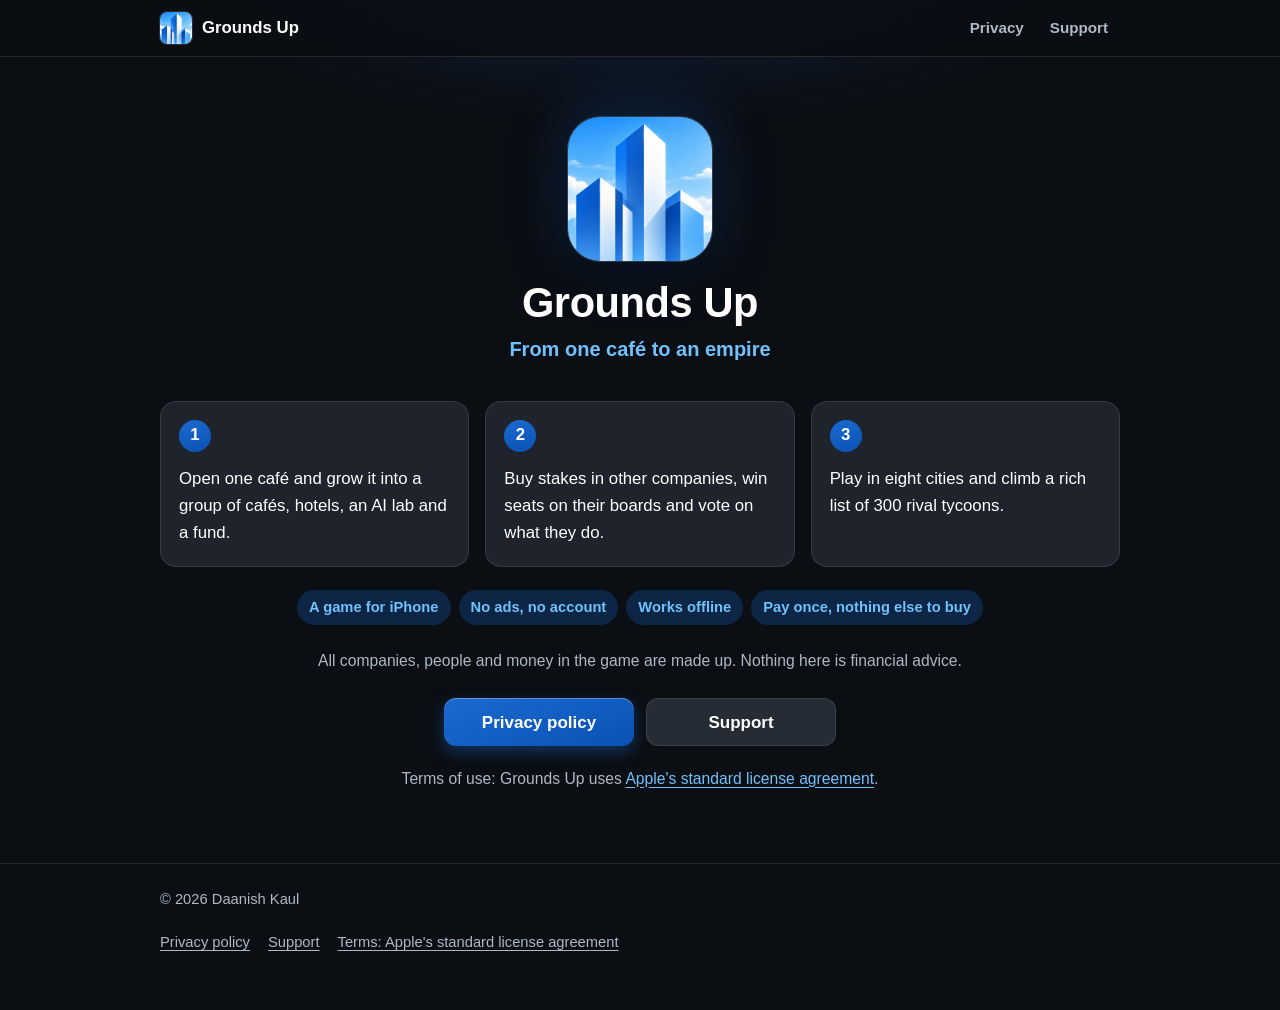
<file: index.html>
<!doctype html>
<html lang="en">
<head>
<meta charset="utf-8">
<meta name="viewport" content="width=device-width, initial-scale=1">
<meta name="color-scheme" content="dark">
<meta name="theme-color" content="#0B0E13">
<meta name="referrer" content="no-referrer">
<meta name="description" content="Grounds Up is a business game for iPhone. Open one café and grow it into a group with hotels, an AI lab and a fund.">
<title>Grounds Up: From one café to an empire</title>
<link rel="icon" type="image/png" href="app-icon-180.png">
<link rel="apple-touch-icon" href="app-icon-180.png">
<link rel="stylesheet" href="style.css">
</head>
<body>
<a class="skip" href="#main">Skip to the text</a>
<header class="top">
  <div class="wrap wide bar">
    <a class="brand" href="index.html" aria-current="page"><img src="app-icon-180.png" width="32" height="32" alt="">Grounds Up</a>
    <nav aria-label="Pages"><a href="privacy.html">Privacy</a><a href="support.html">Support</a></nav>
  </div>
</header>

<main id="main" class="wrap wide">
  <section class="hero">
    <img class="icon" src="app-icon-384.png" width="144" height="144" alt="The Grounds Up app icon: tall blue towers against a bright sky">
    <h1>Grounds Up</h1>
    <p class="tag">From one café to an empire</p>
  </section>

  <ol class="three">
    <li>Open one café and grow it into a group of cafés, hotels, an AI lab and a fund.</li>
    <li>Buy stakes in other companies, win seats on their boards and vote on what they do.</li>
    <li>Play in eight cities and climb a rich list of 300 rival tycoons.</li>
  </ol>

  <ul class="chips">
    <li>A game for iPhone</li>
    <li>No ads, no account</li>
    <li>Works offline</li>
    <li>Pay once, nothing else to buy</li>
  </ul>

  <p class="note">All companies, people and money in the game are made up. Nothing here is financial advice.</p>

  <div class="btns">
    <a class="btn" href="privacy.html">Privacy policy</a>
    <a class="btn quiet" href="support.html">Support</a>
  </div>

  <p class="note">Terms of use: Grounds Up uses <a href="https://www.apple.com/legal/internet-services/itunes/dev/stdeula/">Apple's standard license agreement</a>.</p>
</main>

<footer class="foot">
  <div class="wrap wide">
    <p>&copy; 2026 Daanish Kaul</p>
    <p class="links"><a href="privacy.html">Privacy policy</a><a href="support.html">Support</a><a href="https://www.apple.com/legal/internet-services/itunes/dev/stdeula/">Terms: Apple's standard license agreement</a></p>
  </div>
</footer>
</body>
</html>
</file>
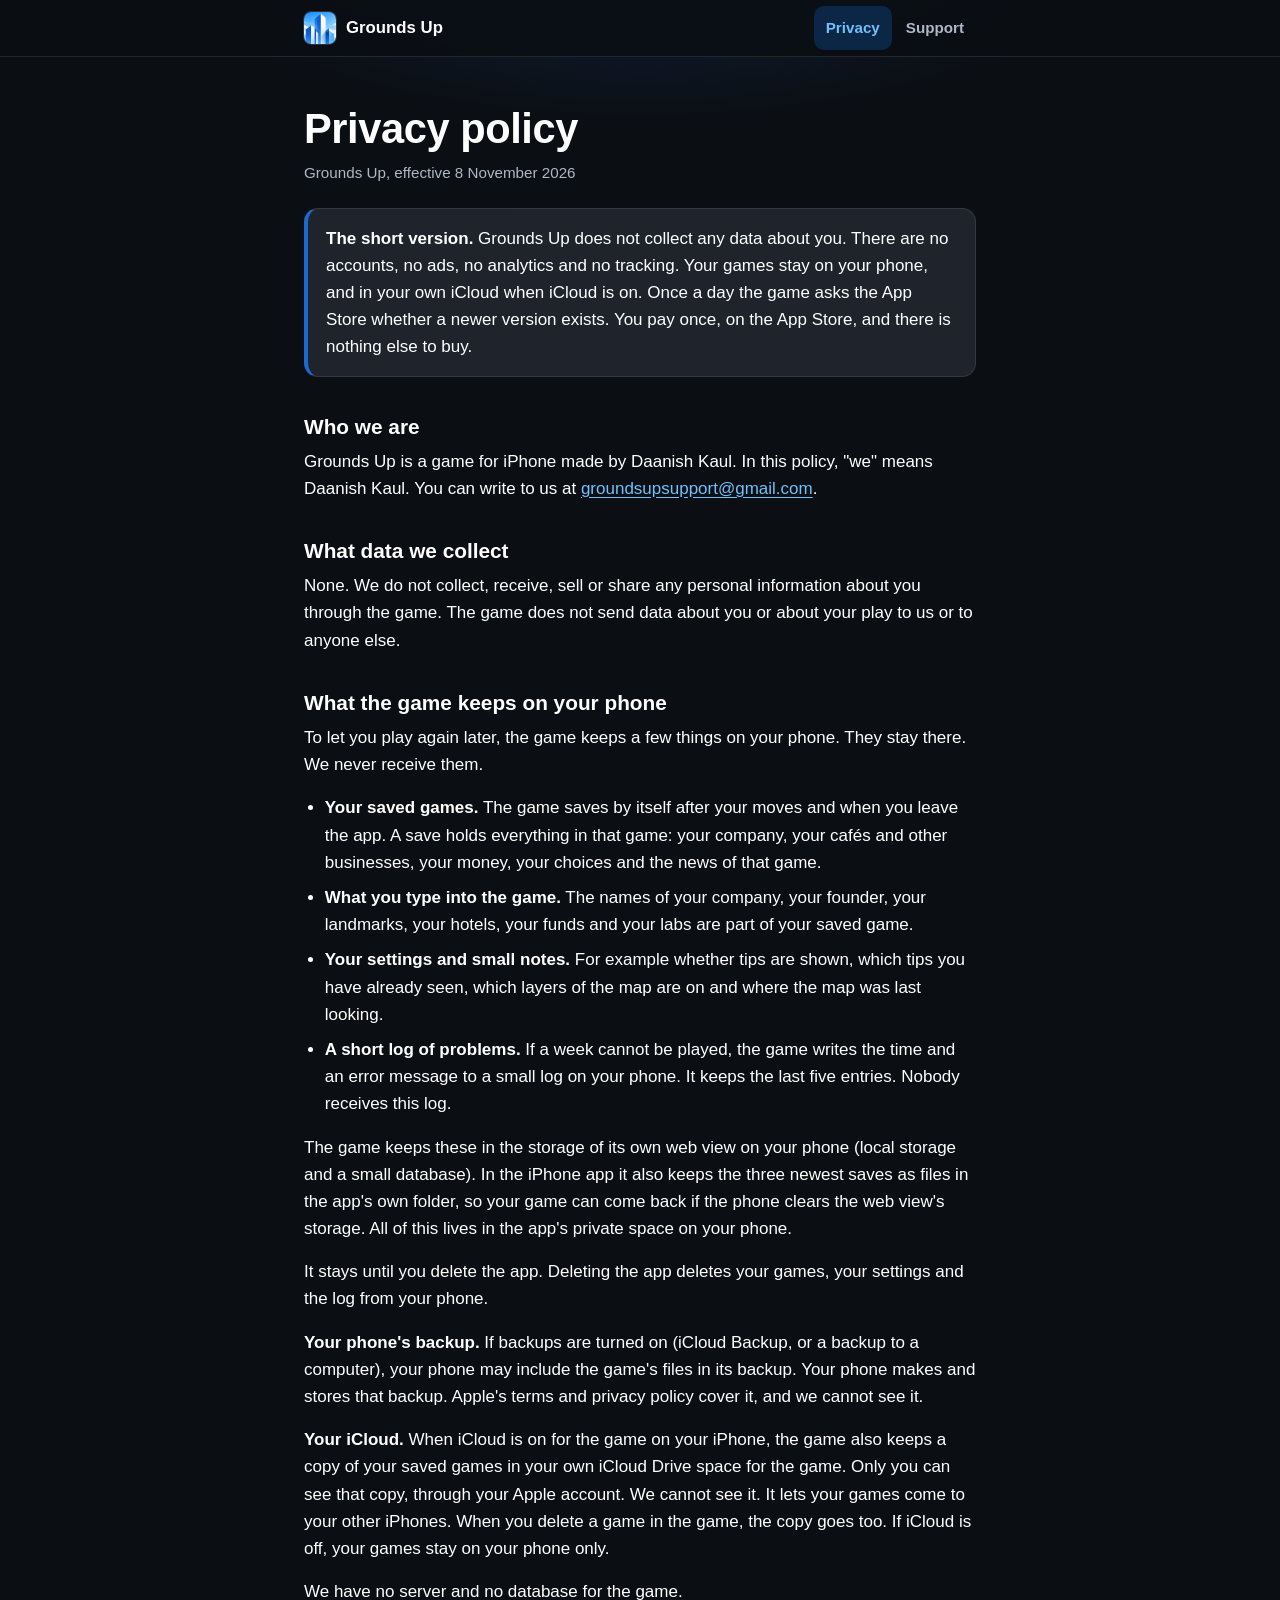
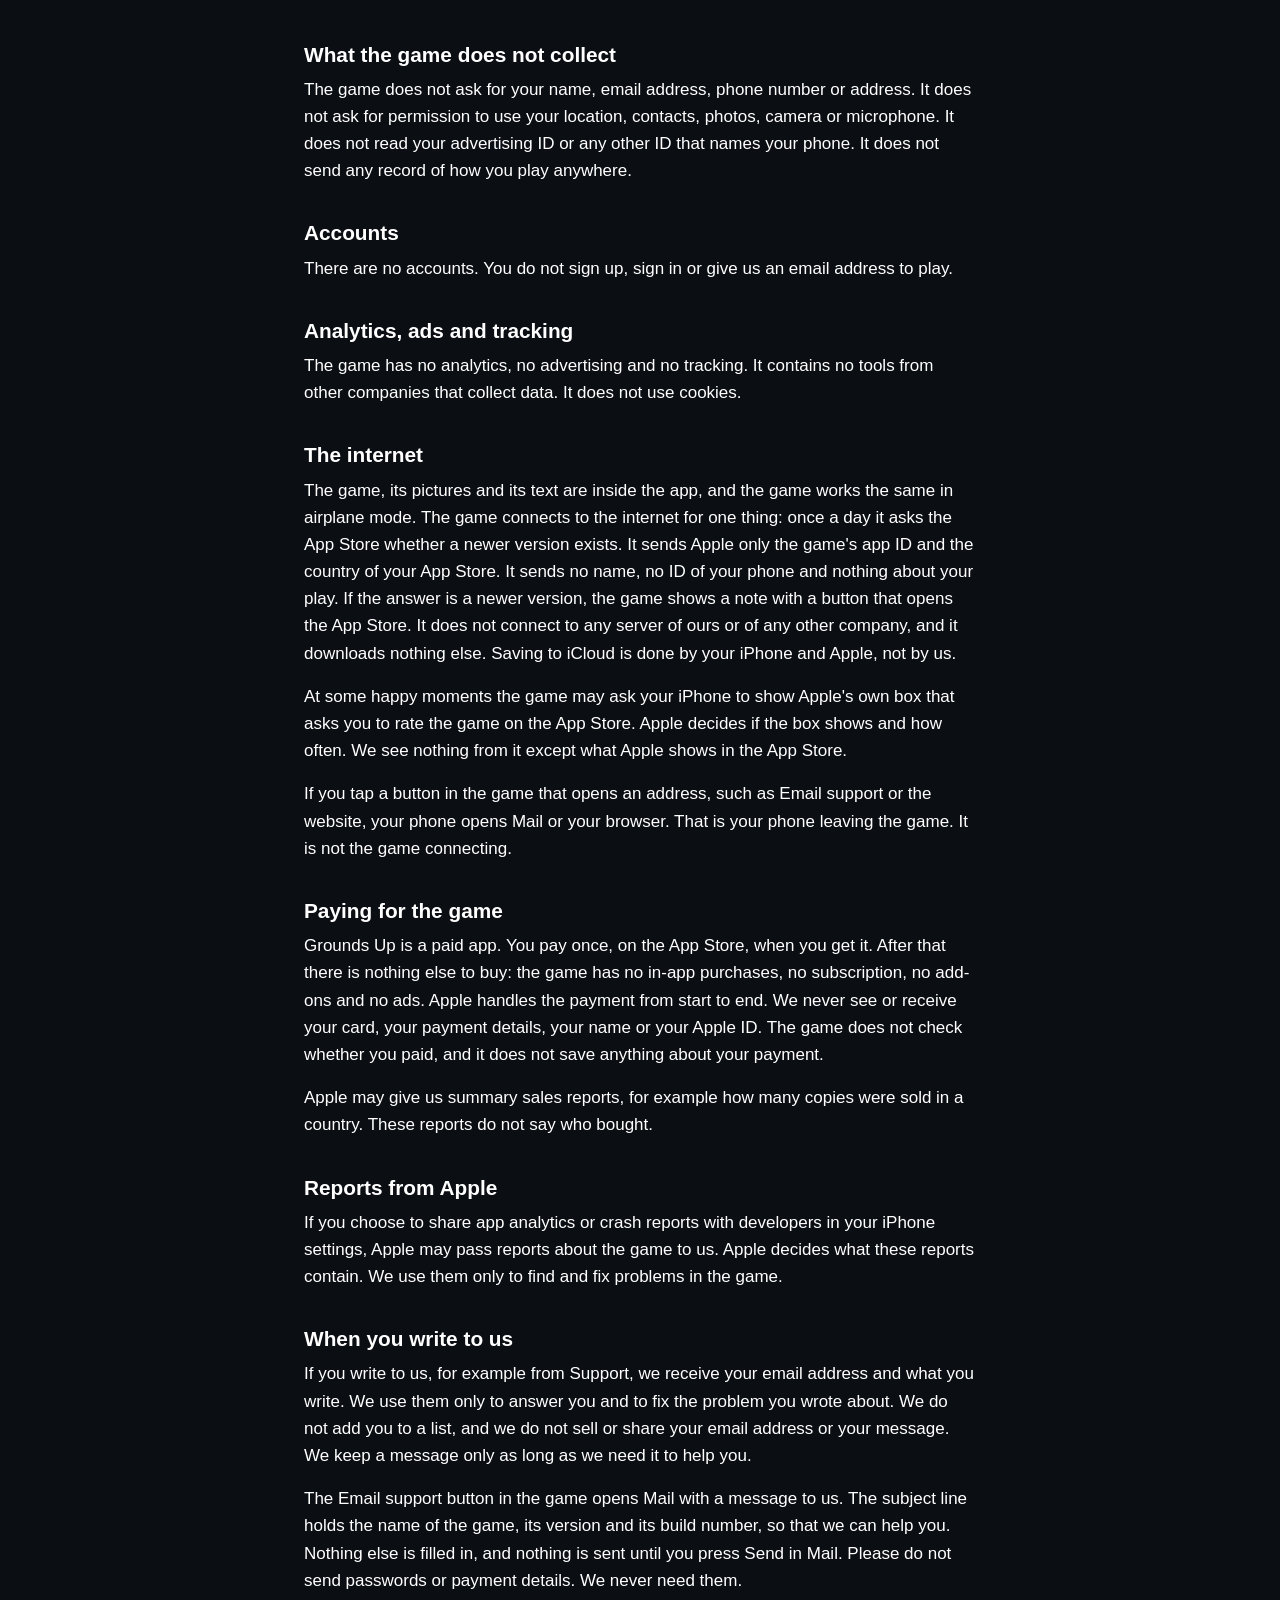
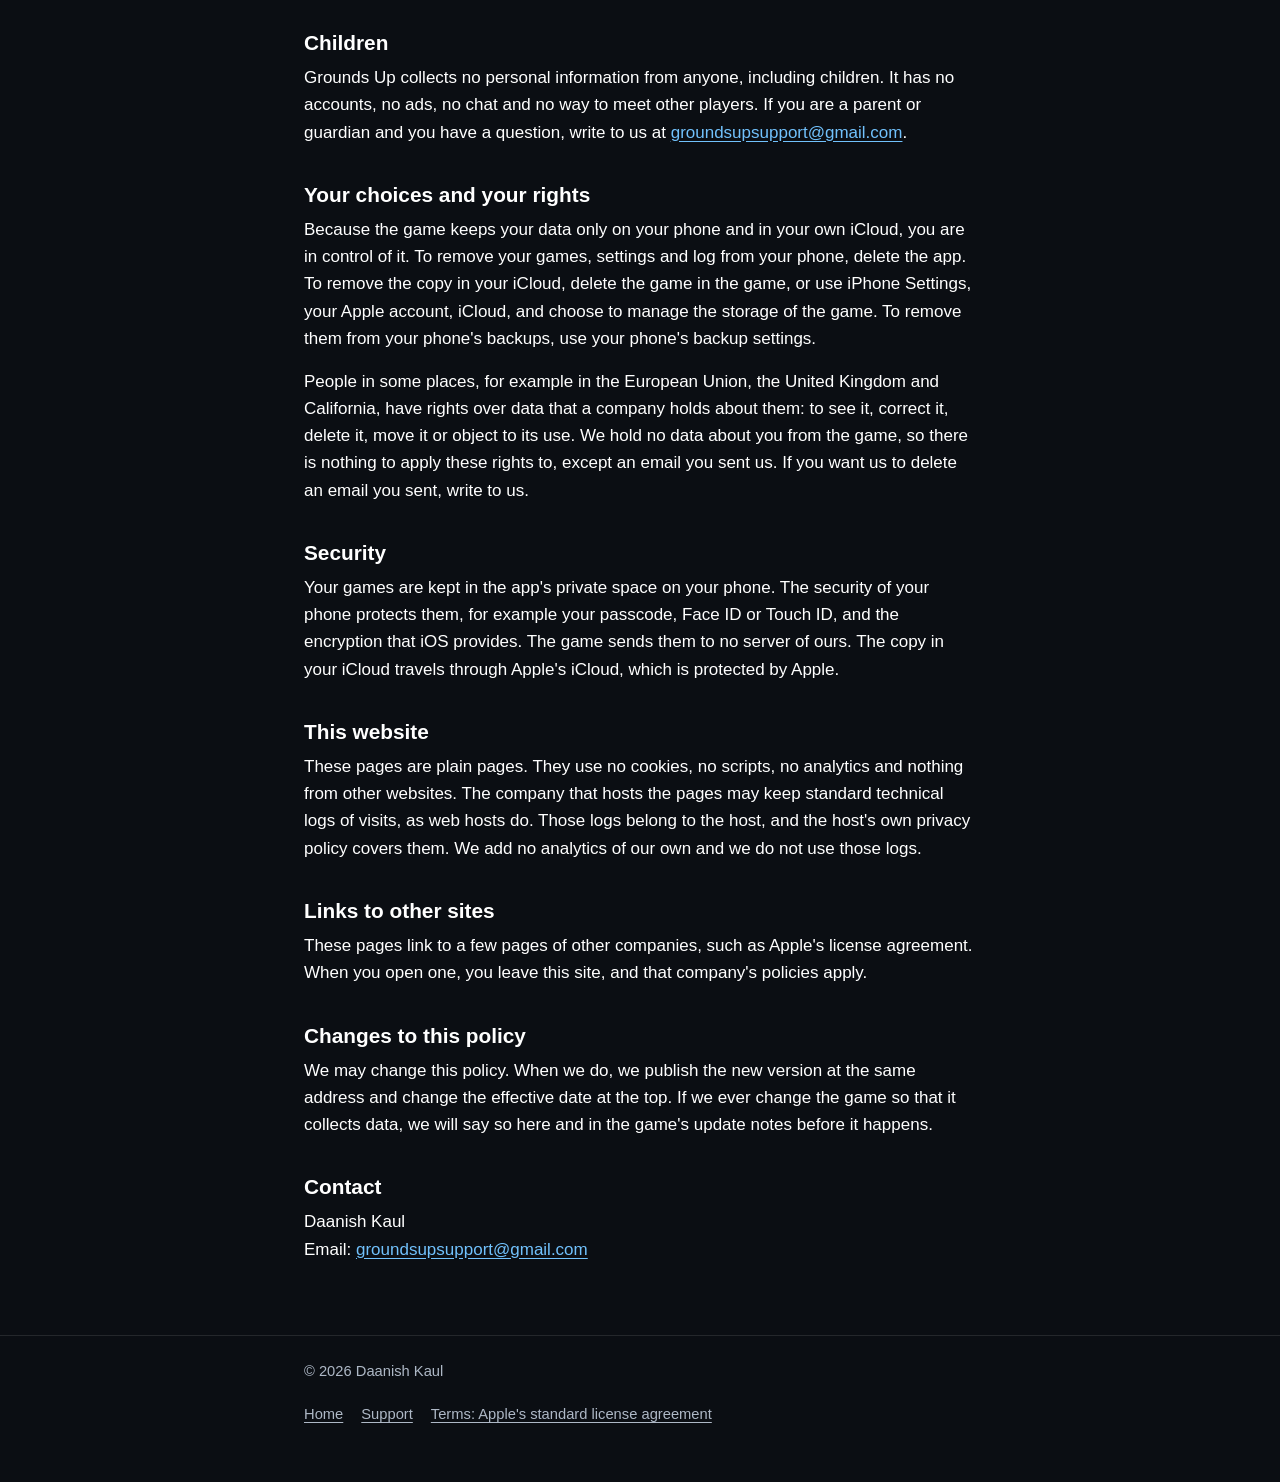
<file: privacy.html>
<!doctype html>
<html lang="en">
<head>
<meta charset="utf-8">
<meta name="viewport" content="width=device-width, initial-scale=1">
<meta name="color-scheme" content="dark">
<meta name="theme-color" content="#0B0E13">
<meta name="referrer" content="no-referrer">
<meta name="description" content="The privacy policy of Grounds Up. The game collects no data about you: no accounts, no ads, no analytics, no tracking. Your games stay on your phone, and in your own iCloud when iCloud is on.">
<title>Privacy policy | Grounds Up</title>
<link rel="icon" type="image/png" href="app-icon-180.png">
<link rel="apple-touch-icon" href="app-icon-180.png">
<link rel="stylesheet" href="style.css">
</head>
<body>
<a class="skip" href="#main">Skip to the text</a>
<header class="top">
  <div class="wrap bar">
    <a class="brand" href="index.html"><img src="app-icon-180.png" width="32" height="32" alt="">Grounds Up</a>
    <nav aria-label="Pages"><a href="privacy.html" aria-current="page">Privacy</a><a href="support.html">Support</a></nav>
  </div>
</header>

<main id="main" class="wrap">
  <h1>Privacy policy</h1>
  <p class="meta">Grounds Up, effective 8 November 2026</p>

  <div class="callout">
    <p><strong>The short version.</strong> Grounds Up does not collect any data about you. There are no accounts, no ads, no analytics and no tracking. Your games stay on your phone, and in your own iCloud when iCloud is on. Once a day the game asks the App Store whether a newer version exists. You pay once, on the App Store, and there is nothing else to buy.</p>
  </div>

  <h2>Who we are</h2>
  <p>Grounds Up is a game for iPhone made by Daanish Kaul. In this policy, "we" means Daanish Kaul. You can write to us at <a href="mailto:groundsupsupport@gmail.com">groundsupsupport@gmail.com</a>.</p>

  <h2>What data we collect</h2>
  <p>None. We do not collect, receive, sell or share any personal information about you through the game. The game does not send data about you or about your play to us or to anyone else.</p>

  <h2>What the game keeps on your phone</h2>
  <p>To let you play again later, the game keeps a few things on your phone. They stay there. We never receive them.</p>
  <ul>
    <li><strong>Your saved games.</strong> The game saves by itself after your moves and when you leave the app. A save holds everything in that game: your company, your cafés and other businesses, your money, your choices and the news of that game.</li>
    <li><strong>What you type into the game.</strong> The names of your company, your founder, your landmarks, your hotels, your funds and your labs are part of your saved game.</li>
    <li><strong>Your settings and small notes.</strong> For example whether tips are shown, which tips you have already seen, which layers of the map are on and where the map was last looking.</li>
    <li><strong>A short log of problems.</strong> If a week cannot be played, the game writes the time and an error message to a small log on your phone. It keeps the last five entries. Nobody receives this log.</li>
  </ul>
  <p>The game keeps these in the storage of its own web view on your phone (local storage and a small database). In the iPhone app it also keeps the three newest saves as files in the app's own folder, so your game can come back if the phone clears the web view's storage. All of this lives in the app's private space on your phone.</p>
  <p>It stays until you delete the app. Deleting the app deletes your games, your settings and the log from your phone.</p>
  <p><strong>Your phone's backup.</strong> If backups are turned on (iCloud Backup, or a backup to a computer), your phone may include the game's files in its backup. Your phone makes and stores that backup. Apple's terms and privacy policy cover it, and we cannot see it.</p>
  <p><strong>Your iCloud.</strong> When iCloud is on for the game on your iPhone, the game also keeps a copy of your saved games in your own iCloud Drive space for the game. Only you can see that copy, through your Apple account. We cannot see it. It lets your games come to your other iPhones. When you delete a game in the game, the copy goes too. If iCloud is off, your games stay on your phone only.</p>
  <p>We have no server and no database for the game.</p>

  <h2>What the game does not collect</h2>
  <p>The game does not ask for your name, email address, phone number or address. It does not ask for permission to use your location, contacts, photos, camera or microphone. It does not read your advertising ID or any other ID that names your phone. It does not send any record of how you play anywhere.</p>

  <h2>Accounts</h2>
  <p>There are no accounts. You do not sign up, sign in or give us an email address to play.</p>

  <h2>Analytics, ads and tracking</h2>
  <p>The game has no analytics, no advertising and no tracking. It contains no tools from other companies that collect data. It does not use cookies.</p>

  <h2>The internet</h2>
  <p>The game, its pictures and its text are inside the app, and the game works the same in airplane mode. The game connects to the internet for one thing: once a day it asks the App Store whether a newer version exists. It sends Apple only the game's app ID and the country of your App Store. It sends no name, no ID of your phone and nothing about your play. If the answer is a newer version, the game shows a note with a button that opens the App Store. It does not connect to any server of ours or of any other company, and it downloads nothing else. Saving to iCloud is done by your iPhone and Apple, not by us.</p>
  <p>At some happy moments the game may ask your iPhone to show Apple's own box that asks you to rate the game on the App Store. Apple decides if the box shows and how often. We see nothing from it except what Apple shows in the App Store.</p>
  <p>If you tap a button in the game that opens an address, such as Email support or the website, your phone opens Mail or your browser. That is your phone leaving the game. It is not the game connecting.</p>

  <h2>Paying for the game</h2>
  <p>Grounds Up is a paid app. You pay once, on the App Store, when you get it. After that there is nothing else to buy: the game has no in-app purchases, no subscription, no add-ons and no ads. Apple handles the payment from start to end. We never see or receive your card, your payment details, your name or your Apple ID. The game does not check whether you paid, and it does not save anything about your payment.</p>
  <p>Apple may give us summary sales reports, for example how many copies were sold in a country. These reports do not say who bought.</p>

  <h2>Reports from Apple</h2>
  <p>If you choose to share app analytics or crash reports with developers in your iPhone settings, Apple may pass reports about the game to us. Apple decides what these reports contain. We use them only to find and fix problems in the game.</p>

  <h2>When you write to us</h2>
  <p>If you write to us, for example from Support, we receive your email address and what you write. We use them only to answer you and to fix the problem you wrote about. We do not add you to a list, and we do not sell or share your email address or your message. We keep a message only as long as we need it to help you.</p>
  <p>The Email support button in the game opens Mail with a message to us. The subject line holds the name of the game, its version and its build number, so that we can help you. Nothing else is filled in, and nothing is sent until you press Send in Mail. Please do not send passwords or payment details. We never need them.</p>

  <h2>Children</h2>
  <p>Grounds Up collects no personal information from anyone, including children. It has no accounts, no ads, no chat and no way to meet other players. If you are a parent or guardian and you have a question, write to us at <a href="mailto:groundsupsupport@gmail.com">groundsupsupport@gmail.com</a>.</p>

  <h2>Your choices and your rights</h2>
  <p>Because the game keeps your data only on your phone and in your own iCloud, you are in control of it. To remove your games, settings and log from your phone, delete the app. To remove the copy in your iCloud, delete the game in the game, or use iPhone Settings, your Apple account, iCloud, and choose to manage the storage of the game. To remove them from your phone's backups, use your phone's backup settings.</p>
  <p>People in some places, for example in the European Union, the United Kingdom and California, have rights over data that a company holds about them: to see it, correct it, delete it, move it or object to its use. We hold no data about you from the game, so there is nothing to apply these rights to, except an email you sent us. If you want us to delete an email you sent, write to us.</p>

  <h2>Security</h2>
  <p>Your games are kept in the app's private space on your phone. The security of your phone protects them, for example your passcode, Face ID or Touch ID, and the encryption that iOS provides. The game sends them to no server of ours. The copy in your iCloud travels through Apple's iCloud, which is protected by Apple.</p>

  <h2>This website</h2>
  <p>These pages are plain pages. They use no cookies, no scripts, no analytics and nothing from other websites. The company that hosts the pages may keep standard technical logs of visits, as web hosts do. Those logs belong to the host, and the host's own privacy policy covers them. We add no analytics of our own and we do not use those logs.</p>

  <h2>Links to other sites</h2>
  <p>These pages link to a few pages of other companies, such as Apple's license agreement. When you open one, you leave this site, and that company's policies apply.</p>

  <h2>Changes to this policy</h2>
  <p>We may change this policy. When we do, we publish the new version at the same address and change the effective date at the top. If we ever change the game so that it collects data, we will say so here and in the game's update notes before it happens.</p>

  <h2>Contact</h2>
  <p>Daanish Kaul<br>Email: <a href="mailto:groundsupsupport@gmail.com">groundsupsupport@gmail.com</a></p>
</main>

<footer class="foot">
  <div class="wrap">
    <p>&copy; 2026 Daanish Kaul</p>
    <p class="links"><a href="index.html">Home</a><a href="support.html">Support</a><a href="https://www.apple.com/legal/internet-services/itunes/dev/stdeula/">Terms: Apple's standard license agreement</a></p>
  </div>
</footer>
</body>
</html>
</file>
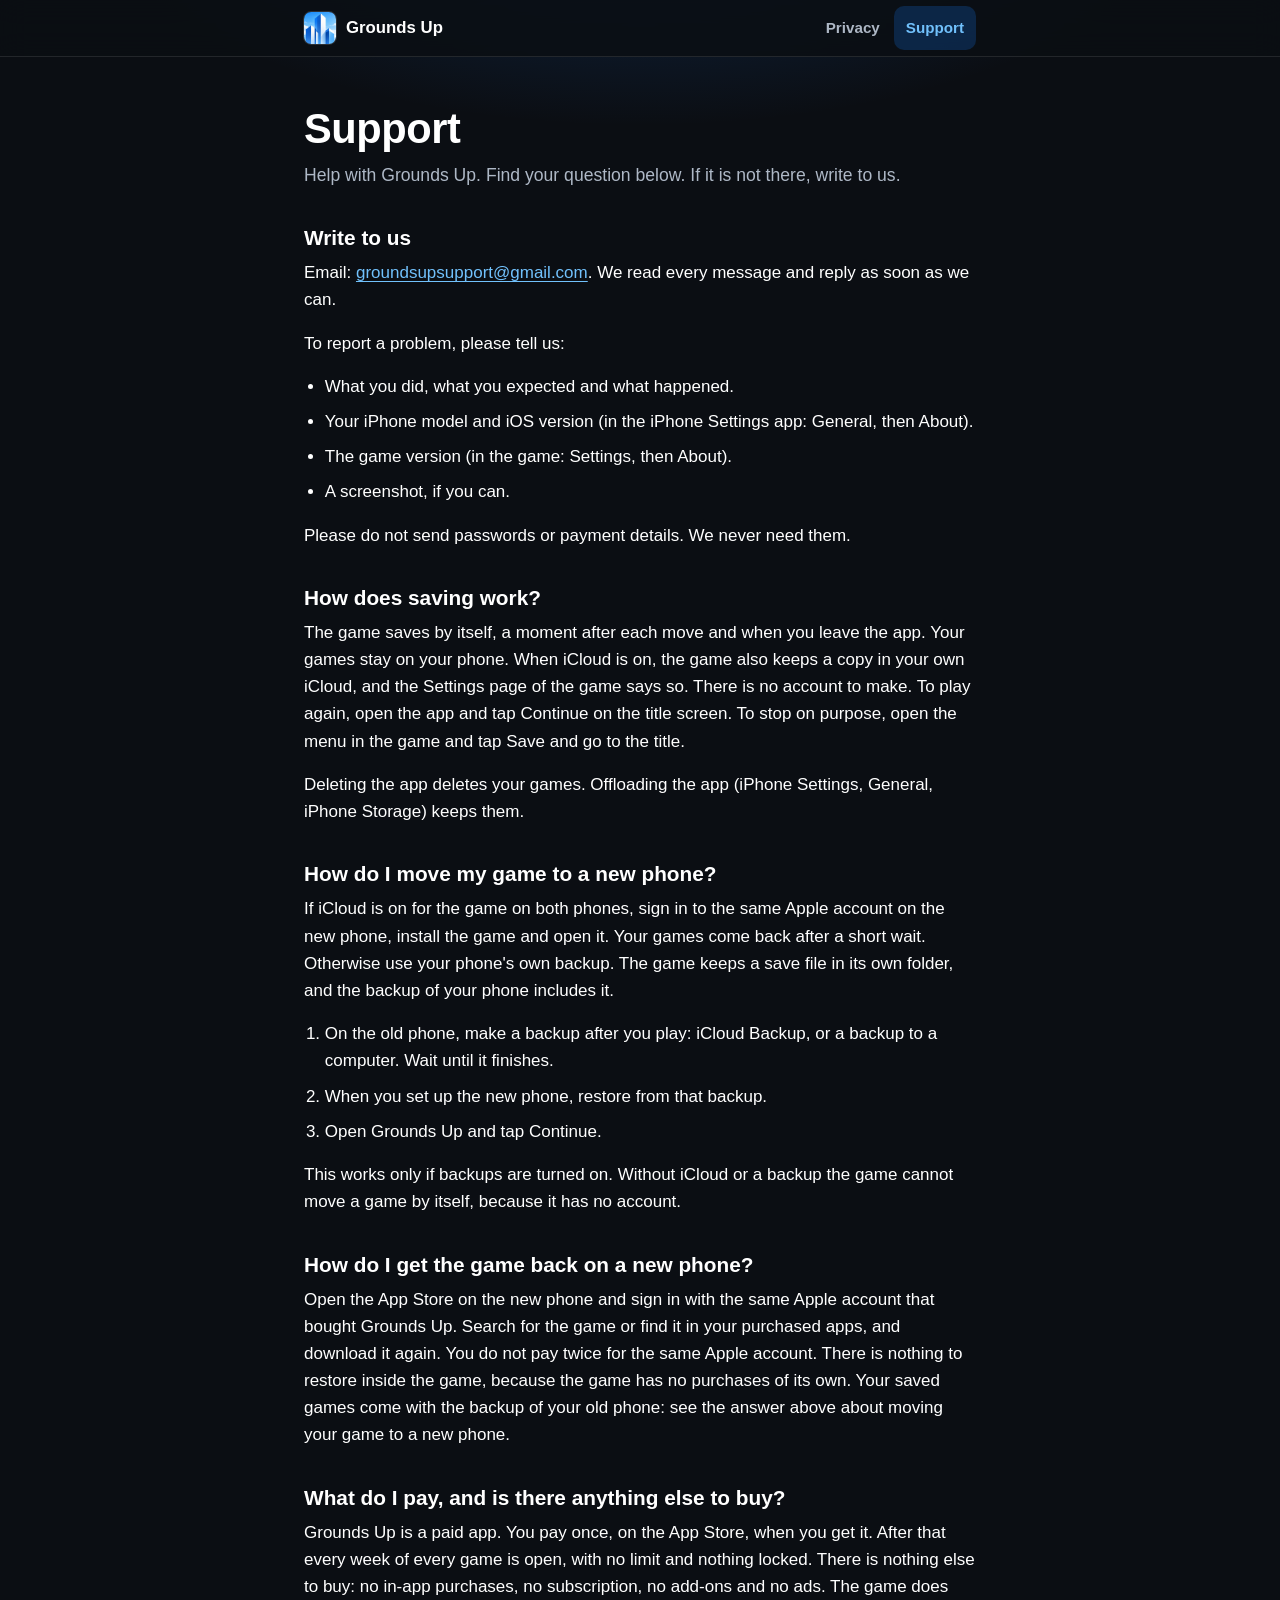
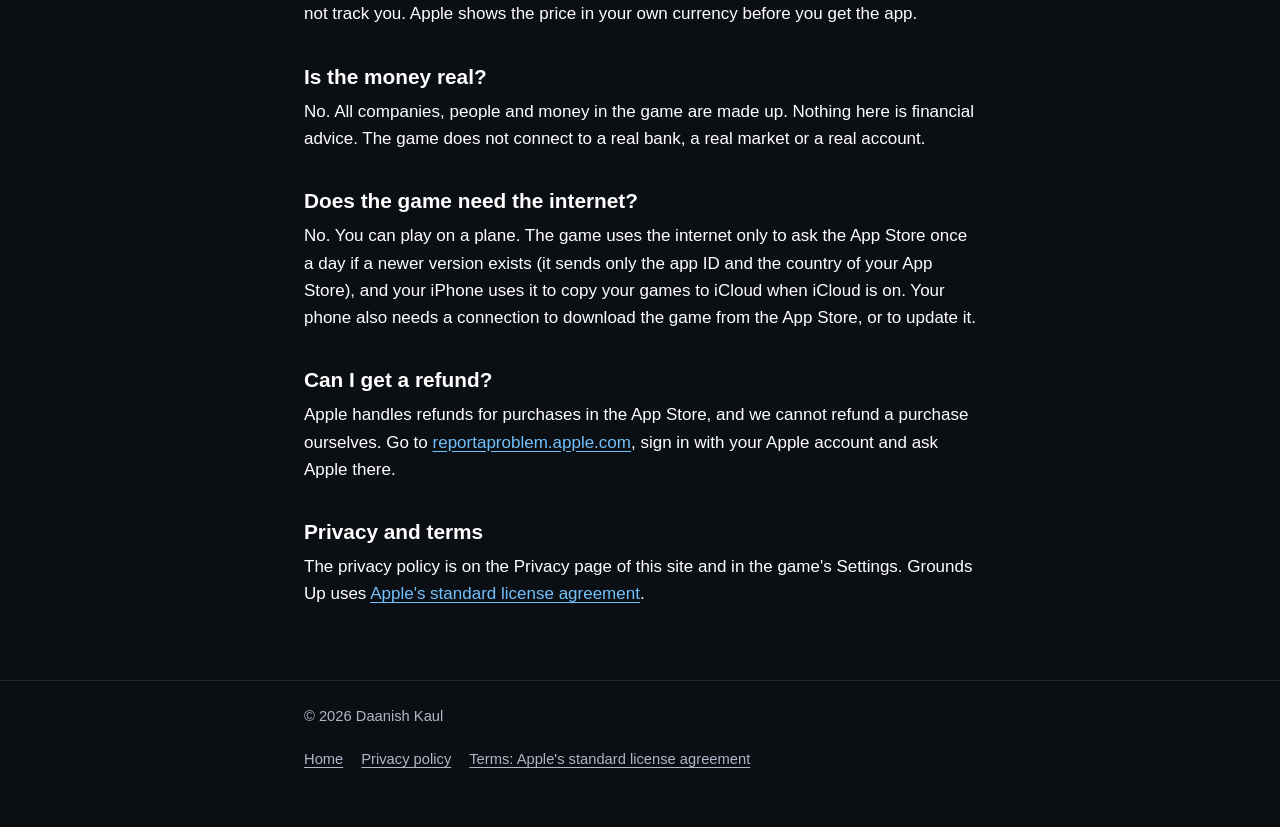
<file: support.html>
<!doctype html>
<html lang="en">
<head>
<meta charset="utf-8">
<meta name="viewport" content="width=device-width, initial-scale=1">
<meta name="color-scheme" content="dark">
<meta name="theme-color" content="#0B0E13">
<meta name="referrer" content="no-referrer">
<meta name="description" content="Help with Grounds Up: how saving works, moving to a new phone, getting the game back, what you pay, and how to write to us.">
<title>Support | Grounds Up</title>
<link rel="icon" type="image/png" href="app-icon-180.png">
<link rel="apple-touch-icon" href="app-icon-180.png">
<link rel="stylesheet" href="style.css">
</head>
<body>
<a class="skip" href="#main">Skip to the text</a>
<header class="top">
  <div class="wrap bar">
    <a class="brand" href="index.html"><img src="app-icon-180.png" width="32" height="32" alt="">Grounds Up</a>
    <nav aria-label="Pages"><a href="privacy.html">Privacy</a><a href="support.html" aria-current="page">Support</a></nav>
  </div>
</header>

<main id="main" class="wrap">
  <h1>Support</h1>
  <p class="lead">Help with Grounds Up. Find your question below. If it is not there, write to us.</p>

  <h2>Write to us</h2>
  <p>Email: <a href="mailto:groundsupsupport@gmail.com">groundsupsupport@gmail.com</a>. We read every message and reply as soon as we can.</p>
  <p>To report a problem, please tell us:</p>
  <ul>
    <li>What you did, what you expected and what happened.</li>
    <li>Your iPhone model and iOS version (in the iPhone Settings app: General, then About).</li>
    <li>The game version (in the game: Settings, then About).</li>
    <li>A screenshot, if you can.</li>
  </ul>
  <p>Please do not send passwords or payment details. We never need them.</p>

  <h2>How does saving work?</h2>
  <p>The game saves by itself, a moment after each move and when you leave the app. Your games stay on your phone. When iCloud is on, the game also keeps a copy in your own iCloud, and the Settings page of the game says so. There is no account to make. To play again, open the app and tap Continue on the title screen. To stop on purpose, open the menu in the game and tap Save and go to the title.</p>
  <p>Deleting the app deletes your games. Offloading the app (iPhone Settings, General, iPhone Storage) keeps them.</p>

  <h2>How do I move my game to a new phone?</h2>
  <p>If iCloud is on for the game on both phones, sign in to the same Apple account on the new phone, install the game and open it. Your games come back after a short wait. Otherwise use your phone's own backup. The game keeps a save file in its own folder, and the backup of your phone includes it.</p>
  <ol>
    <li>On the old phone, make a backup after you play: iCloud Backup, or a backup to a computer. Wait until it finishes.</li>
    <li>When you set up the new phone, restore from that backup.</li>
    <li>Open Grounds Up and tap Continue.</li>
  </ol>
  <p>This works only if backups are turned on. Without iCloud or a backup the game cannot move a game by itself, because it has no account.</p>

  <h2>How do I get the game back on a new phone?</h2>
  <p>Open the App Store on the new phone and sign in with the same Apple account that bought Grounds Up. Search for the game or find it in your purchased apps, and download it again. You do not pay twice for the same Apple account. There is nothing to restore inside the game, because the game has no purchases of its own. Your saved games come with the backup of your old phone: see the answer above about moving your game to a new phone.</p>

  <h2>What do I pay, and is there anything else to buy?</h2>
  <p>Grounds Up is a paid app. You pay once, on the App Store, when you get it. After that every week of every game is open, with no limit and nothing locked. There is nothing else to buy: no in-app purchases, no subscription, no add-ons and no ads. The game does not track you. Apple shows the price in your own currency before you get the app.</p>

  <h2>Is the money real?</h2>
  <p>No. All companies, people and money in the game are made up. Nothing here is financial advice. The game does not connect to a real bank, a real market or a real account.</p>

  <h2>Does the game need the internet?</h2>
  <p>No. You can play on a plane. The game uses the internet only to ask the App Store once a day if a newer version exists (it sends only the app ID and the country of your App Store), and your iPhone uses it to copy your games to iCloud when iCloud is on. Your phone also needs a connection to download the game from the App Store, or to update it.</p>

  <h2>Can I get a refund?</h2>
  <p>Apple handles refunds for purchases in the App Store, and we cannot refund a purchase ourselves. Go to <a href="https://reportaproblem.apple.com">reportaproblem.apple.com</a>, sign in with your Apple account and ask Apple there.</p>

  <h2>Privacy and terms</h2>
  <p>The privacy policy is on the Privacy page of this site and in the game's Settings. Grounds Up uses <a href="https://www.apple.com/legal/internet-services/itunes/dev/stdeula/">Apple's standard license agreement</a>.</p>
</main>

<footer class="foot">
  <div class="wrap">
    <p>&copy; 2026 Daanish Kaul</p>
    <p class="links"><a href="index.html">Home</a><a href="privacy.html">Privacy policy</a><a href="https://www.apple.com/legal/internet-services/itunes/dev/stdeula/">Terms: Apple's standard license agreement</a></p>
  </div>
</footer>
</body>
</html>
</file>
<file: style.css>
/* Grounds Up site: one small stylesheet. System fonts, no outside requests, no script.
   The colors are theme B of the game: dark navy, the blue of the app icon, white text. */

:root {
  color-scheme: dark;
  --bg: #0B0E13;
  --page: #151921;
  --card: #1E232C;
  --well: #262C36;
  --ink: #FFFFFF;
  --ink-2: #AEB8C6;
  --line: rgba(255, 255, 255, 0.10);
  --tint: rgba(255, 255, 255, 0.06);
  --accent: #1B6AD0;
  --accent-lo: #0A52B4;
  --accent-text: #71C1FC;
  --accent-soft: rgba(18, 124, 245, 0.22);
  --warn: #FFC266;
  --font: -apple-system, BlinkMacSystemFont, "SF Pro Text", "Segoe UI", Roboto, "Helvetica Neue", Arial, sans-serif;
}

* { box-sizing: border-box; }
html { -webkit-text-size-adjust: 100%; text-size-adjust: 100%; }
body {
  margin: 0;
  min-height: 100vh;
  display: flex;
  flex-direction: column;
  background: var(--bg) radial-gradient(820px 380px at 50% -140px, rgba(27, 106, 208, 0.32), rgba(27, 106, 208, 0) 70%) no-repeat;
  color: var(--ink);
  font: 17px/1.6 var(--font);
  overflow-wrap: break-word;
}

.wrap { width: 100%; max-width: 44rem; margin: 0 auto; padding-left: 16px; padding-right: 16px; }
.wrap.wide { max-width: 62rem; }

.skip { position: absolute; left: -999px; top: 8px; z-index: 5; padding: 10px 14px; border-radius: 10px; background: var(--accent); color: #fff; font-weight: 700; }
.skip:focus { left: 8px; }

/* the top bar */
.top { position: sticky; top: 0; z-index: 2; background: rgba(11, 14, 19, 0.86); border-bottom: 1px solid var(--line); -webkit-backdrop-filter: blur(14px); backdrop-filter: blur(14px); }
.bar { display: flex; align-items: center; justify-content: space-between; gap: 12px; min-height: 56px; }
.brand { display: inline-flex; align-items: center; gap: 10px; min-width: 0; min-height: 44px; color: var(--ink); font-weight: 800; font-size: 1.05rem; text-decoration: none; }
.brand img { display: block; width: 32px; height: 32px; border-radius: 22.37%; box-shadow: 0 0 0 1px rgba(255, 255, 255, 0.14); }
.top nav { display: flex; gap: 2px; }
.top nav a { padding: 10px 12px; border-radius: 10px; color: var(--ink-2); font-size: 0.95rem; font-weight: 600; text-decoration: none; }
.top nav a:hover { color: var(--ink); background: var(--tint); }
.top nav a[aria-current="page"] { color: var(--accent-text); background: var(--accent-soft); }

/* the text */
main { flex: 1 0 auto; padding-top: 28px; padding-bottom: 56px; }
h1 { margin: 0 0 8px; font-size: clamp(1.9rem, 7.5vw, 2.6rem); line-height: 1.15; font-weight: 800; letter-spacing: -0.01em; }
h2 { margin: 2.2rem 0 0.5rem; font-size: 1.3rem; line-height: 1.3; font-weight: 700; }
p, ul, ol { margin: 0 0 1rem; }
ul, ol { padding-left: 1.3rem; }
li { margin: 0 0 0.5rem; }
a { color: var(--accent-text); text-underline-offset: 3px; }
a:hover { color: #A6D8FF; }
:focus-visible { outline: 2px solid var(--accent-text); outline-offset: 2px; border-radius: 6px; }
.meta { margin: 0 0 1.4rem; color: var(--ink-2); font-size: 0.95rem; }
.lead { color: var(--ink-2); font-size: 1.1rem; }
.callout { margin: 1.2rem 0 0; padding: 16px 18px; background: var(--card); border: 1px solid var(--line); border-left: 4px solid var(--accent); border-radius: 14px; }
.callout p:last-child { margin-bottom: 0; }

/* the landing page */
.hero { text-align: center; padding: 8px 0 4px; }
.hero .icon { display: block; width: 120px; height: 120px; margin: 0 auto 18px; border-radius: 22.37%; box-shadow: 0 0 0 1px rgba(255, 255, 255, 0.16), 0 18px 40px rgba(0, 0, 0, 0.5), 0 0 60px rgba(27, 106, 208, 0.35); }
.hero h1 { margin-bottom: 6px; }
.hero .tag { margin: 0; color: var(--accent-text); font-size: 1.25rem; font-weight: 600; }
.three { list-style: none; counter-reset: n; display: grid; gap: 12px; margin: 2rem 0 1.4rem; padding: 0; }
.three li { counter-increment: n; position: relative; margin: 0; padding: 16px 16px 16px 62px; background: var(--card); border: 1px solid var(--line); border-radius: 16px; font-size: 1.05rem; }
.three li::before { content: counter(n); position: absolute; left: 16px; top: 16px; display: grid; place-items: center; width: 32px; height: 32px; border-radius: 50%; background: linear-gradient(160deg, var(--accent), var(--accent-lo)); color: #fff; font-weight: 800; }
.chips { display: flex; flex-wrap: wrap; gap: 8px; margin: 0 0 1.4rem; padding: 0; list-style: none; }
.chips li { margin: 0; padding: 6px 12px; border-radius: 999px; background: var(--accent-soft); color: var(--accent-text); font-size: 0.92rem; font-weight: 600; }
.note { color: var(--ink-2); font-size: 0.98rem; }
.btns { display: flex; flex-wrap: wrap; gap: 12px; margin: 1.6rem 0 1.2rem; }
.btn { flex: 1 1 100%; display: inline-flex; align-items: center; justify-content: center; min-height: 48px; padding: 0 22px; border-radius: 12px; background: linear-gradient(160deg, var(--accent), var(--accent-lo)); box-shadow: inset 0 1px 0 rgba(255, 255, 255, 0.3), 0 6px 16px rgba(27, 106, 208, 0.4); color: #fff; font-weight: 700; text-decoration: none; }
.btn:hover { color: #fff; filter: brightness(1.08); }
.btn.quiet { background: var(--well); box-shadow: inset 0 0 0 1px var(--line); }

/* the markers that show a value is still to fill in (release/config.json) */
.fillme { padding: 0 6px; border-radius: 6px; background: var(--warn); color: #1A1305; font-weight: 700; -webkit-box-decoration-break: clone; box-decoration-break: clone; }

/* the foot */
.foot { border-top: 1px solid var(--line); padding: 24px 0 36px; color: var(--ink-2); font-size: 0.92rem; }
.foot p { margin: 0 0 0.6rem; }
.foot .links { display: flex; flex-wrap: wrap; gap: 0 18px; }
.foot .links a { display: inline-block; padding: 10px 0; }
.foot a { color: var(--ink-2); }
.foot a:hover { color: var(--ink); }

@media (min-width: 720px) {
  main { padding-top: 48px; }
  .hero { padding-top: 12px; }
  .hero .icon { width: 144px; height: 144px; }
  .three { grid-template-columns: repeat(3, 1fr); gap: 16px; }
  .three li { padding: 64px 18px 20px; }
  .three li::before { top: 18px; left: 18px; }
  .btn { flex: 0 0 auto; min-width: 190px; }
  .hero + .three + .chips { justify-content: center; }
  main.wide .note { text-align: center; }
  main.wide .btns { justify-content: center; }
}

@media print {
  body { display: block; background: #fff; color: #111; font-size: 12pt; }
  .top, .skip, .btns { display: none; }
  a { color: #0A52B4; }
  .callout { background: #fff; border-color: #999; }
  .foot { color: #444; border-color: #999; }
}
</file>
